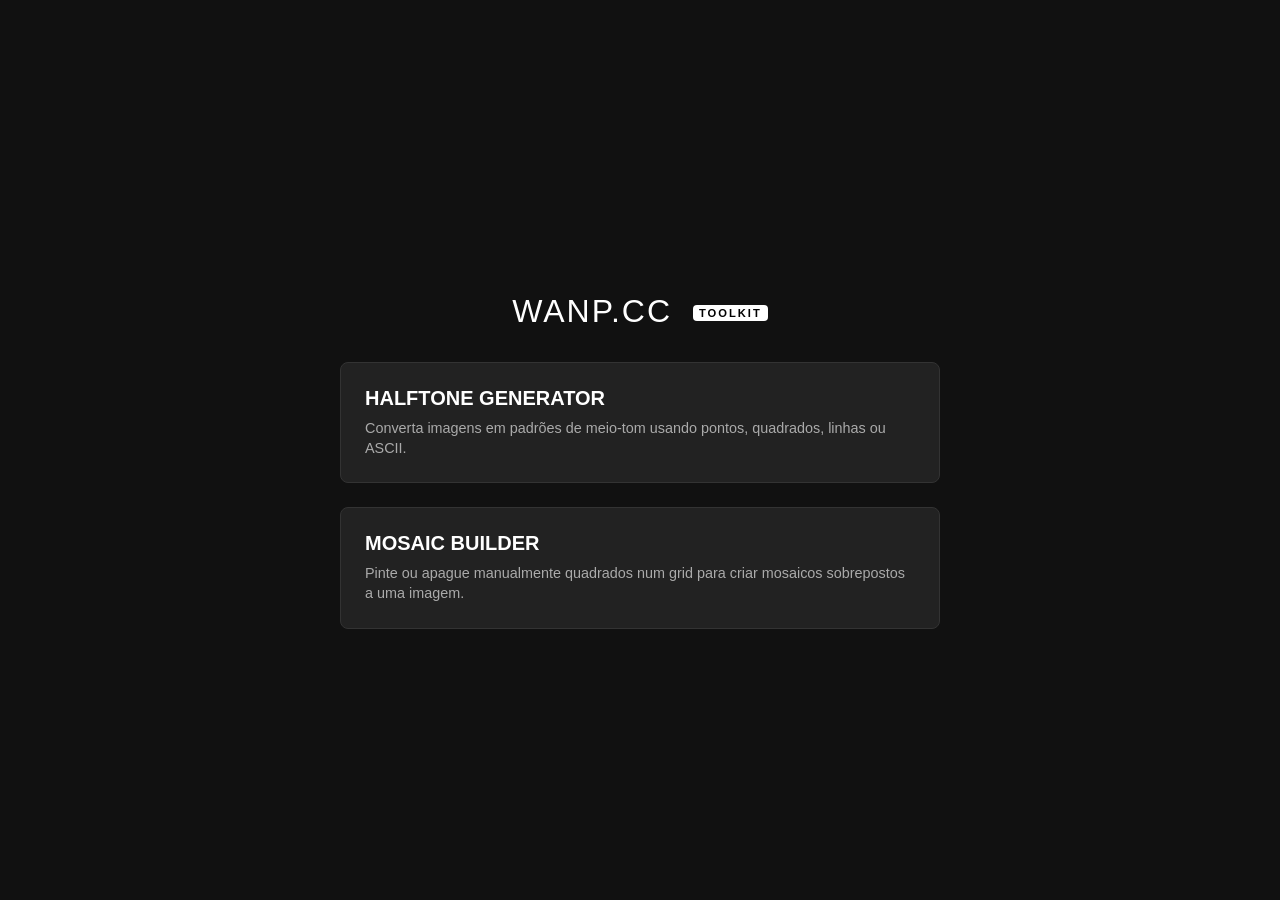
<file: index.html>
<!DOCTYPE html>
<html lang="en">
<head>
    <meta charset="UTF-8">
    <meta name="viewport" content="width=device-width, initial-scale=1.0">
    <title>WANP.CC - TOOLKIT</title>
    <style>
        body {
            font-family: -apple-system, BlinkMacSystemFont, "Segoe UI", Roboto, Helvetica, Arial, sans-serif;
            background-color: #111;
            color: #fff;
            display: flex;
            flex-direction: column;
            align-items: center;
            justify-content: center;
            height: 100vh;
            margin: 0;
        }
        h1 {
            font-weight: 300;
            letter-spacing: 2px;
            margin-bottom: 2rem;
        }
        .tool-grid {
            display: flex;
            flex-direction: column;
            gap: 1.5rem;
            width: 100%;
            max-width: 600px;
            padding: 0 2rem;
        }
        .tool-card {
            background-color: #222;
            border: 1px solid #333;
            border-radius: 8px;
            padding: 1.5rem;
            text-decoration: none;
            color: #fff;
            transition: all 0.2s ease;
            display: flex;
            flex-direction: column;
            gap: 0.5rem;
        }
        .tool-card:hover {
            border-color: #555;
            transform: translateY(-2px);
            background-color: #2a2a2a;
        }
        .tool-title {
            font-size: 1.25rem;
            font-weight: 600;
        }
        .tool-desc {
            font-size: 0.9rem;
            color: #aaa;
            line-height: 1.4;
        }
        .badge {
            background: #fff;
            color: #000;
            padding: 2px 6px;
            font-size: 0.7rem;
            border-radius: 4px;
            font-weight: bold;
            vertical-align: middle;
            margin-left: 10px;
            white-space: nowrap;
        }
    </style>
</head>
<body>
    <h1>WANP.CC <span class="badge">TOOLKIT</span></h1>
    
    <div class="tool-grid">
        <a href="tools/halftone/index.html" class="tool-card">
            <div class="tool-title">HALFTONE GENERATOR</div>
            <div class="tool-desc">Converta imagens em padrões de meio-tom usando pontos, quadrados, linhas ou ASCII.</div>
        </a>
        
        <a href="tools/mosaic-builder/index.html" class="tool-card">
            <div class="tool-title">MOSAIC BUILDER</div>
            <div class="tool-desc">Pinte ou apague manualmente quadrados num grid para criar mosaicos sobrepostos a uma imagem.</div>
        </a>

        <!-- Future tools will be added here -->
    </div>
</body>
</html>
</file>
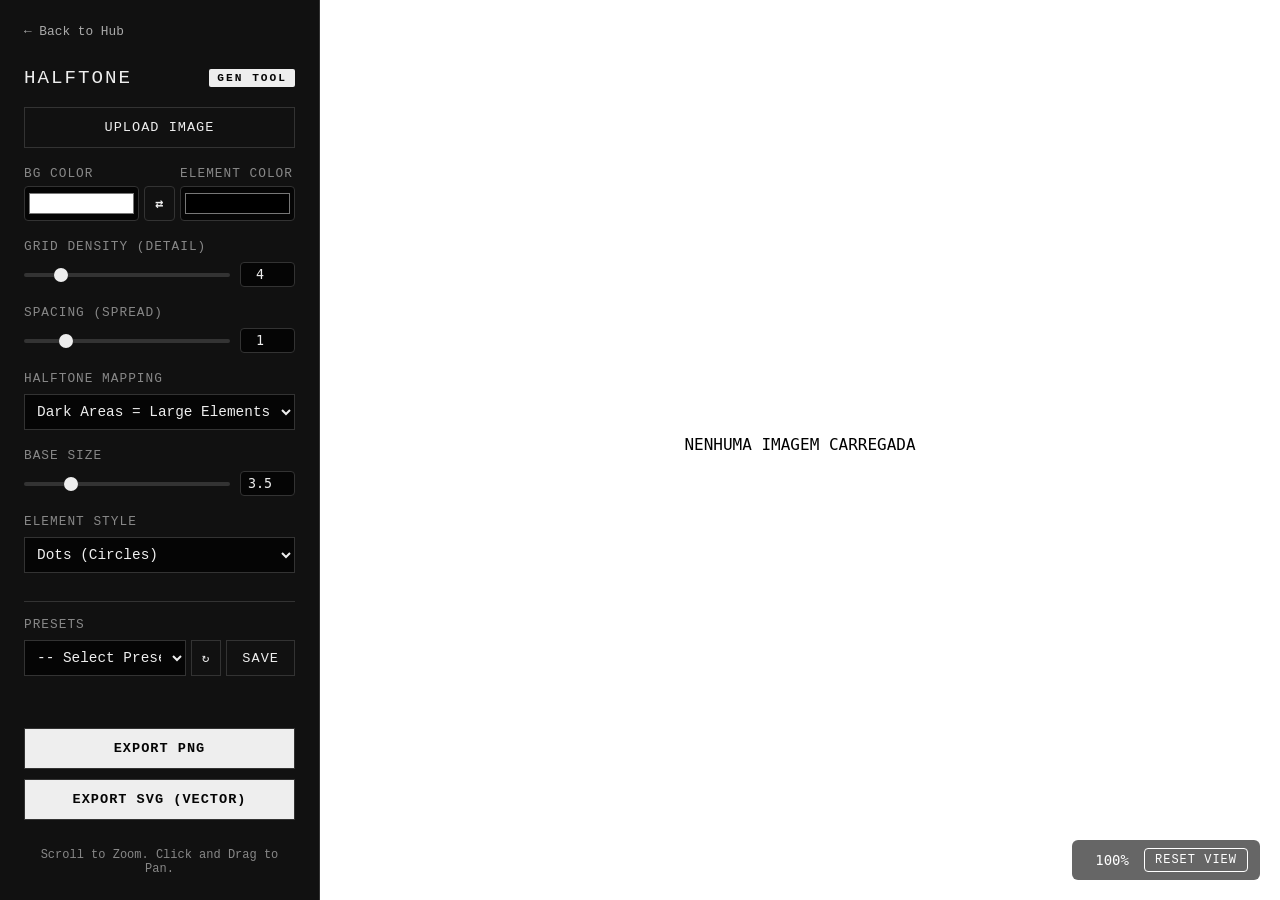
<file: tools/halftone/index.html>
<!DOCTYPE html>
<html lang="en">
<head>
    <meta charset="UTF-8">
    <meta name="viewport" content="width=device-width, initial-scale=1.0">
    <title>WANP.CC - HALFTONE GENERATOR</title>
    <link rel="stylesheet" href="style.css">
</head>
<body>
    <div id="ui-panel">
        <a href="../../index.html" style="color: #aaa; text-decoration: none; font-size: 0.8rem; margin-bottom: 10px; display: inline-block;">&larr; Back to Hub</a>
        <h1 style="margin-top: 0;">HALFTONE <span class="badge">GEN TOOL</span></h1>
        
        <div class="control-group">
            <label for="imageUpload" class="custom-file-upload">
                Upload Image
            </label>
            <input type="file" id="imageUpload" accept="image/*">
        </div>

        <div class="control-group" style="flex-direction: row; gap: 5px; align-items: flex-end;">
            <div style="flex:1;">
                <label for="bgColor" style="margin-bottom: 5px;">BG Color</label>
                <input type="color" id="bgColor" value="#ffffff" style="width:100%; height:35px; cursor:pointer;">
            </div>
            <button id="swapColorsBtn" style="padding: 0 10px; height: 35px; font-weight: bold; width: auto; border-radius: 4px;" title="Swap Colors">⇄</button>
            <div style="flex:1;">
                <label for="fgColor" style="margin-bottom: 5px;">Element Color</label>
                <input type="color" id="fgColor" value="#000000" style="width:100%; height:35px; cursor:pointer;">
            </div>
        </div>

        <div class="control-group">
            <label for="resolution">Grid Density (Detail)</label>
            <div class="slider-group">
                <input type="range" id="resolution" min="1" max="20" value="4" step="0.5">
                <input type="number" id="resolution_num" min="1" max="20" value="4" step="0.5">
            </div>
        </div>

        <div class="control-group">
            <label for="spacing">Spacing (Spread)</label>
            <div class="slider-group">
                <input type="range" id="spacing" min="0.1" max="5" value="1" step="0.1">
                <input type="number" id="spacing_num" min="0.1" max="5" value="1" step="0.1">
            </div>
        </div>

        <div class="control-group">
            <label for="halftoneMode">Halftone Mapping</label>
            <select id="halftoneMode">
                <option value="dark">Dark Areas = Large Elements</option>
                <option value="light">Light Areas = Large Elements</option>
            </select>
        </div>

        <div class="control-group">
            <label for="particleSize">Base Size</label>
            <div class="slider-group">
                <input type="range" id="particleSize" min="0.5" max="15" value="3.5" step="0.1">
                <input type="number" id="particleSize_num" min="0.5" max="15" value="3.5" step="0.1">
            </div>
        </div>

        <div class="control-group">
            <label for="styleMode">Element Style</label>
            <select id="styleMode">
                <option value="dots">Dots (Circles)</option>
                <option value="squares">Squares</option>
                <option value="lines">Vertical Lines</option>
                <option value="ascii">ASCII</option>
            </select>
        </div>

        <div class="control-group" style="margin-top: 10px; padding-top: 15px; border-top: 1px solid var(--border);">
            <label>Presets</label>
            <div style="display: flex; gap: 5px; margin-bottom: 5px;">
                <select id="presetSelect" style="flex: 1; min-width: 0;">
                    <option value="">-- Select Preset --</option>
                </select>
                <button id="resetPresetBtn" style="width: auto; padding: 0 10px; font-size: 0.8rem;" title="Reload selected preset (undo changes)">↻</button>
                <button id="savePresetBtn" style="width: auto; padding: 0 15px;" title="Save current settings">Save</button>
            </div>
            <div id="presetActions" style="display: none; gap: 5px;">
                <button id="renamePresetBtn" style="flex: 1; padding: 5px; font-size: 0.75rem;">Rename</button>
                <button id="deletePresetBtn" style="flex: 1; padding: 5px; font-size: 0.75rem; border-color: #f44336; color: #f44336;">Delete</button>
            </div>
        </div>

        <div class="export-group">
            <button id="exportPngBtn">Export PNG</button>
            <button id="exportSvgBtn">Export SVG (Vector)</button>
        </div>
        
        <p style="font-size: 0.75rem; color: #888; text-align: center; margin-top: 10px;">
            Scroll to Zoom. Click and Drag to Pan.
        </p>
    </div>

    <div id="canvas-container" style="position: relative;">
        <canvas id="canvas1"></canvas>
        <div id="zoomUI" style="position: absolute; bottom: 20px; right: 20px; display: flex; gap: 15px; background: rgba(0,0,0,0.6); padding: 8px 12px; border-radius: 6px; align-items: center; z-index: 20;">
            <span id="zoomLabel" style="color: #fff; font-family: monospace; font-size: 14px; min-width: 45px; text-align: right;">100%</span>
            <button id="resetZoomBtn" style="padding: 4px 10px; font-size: 12px; border: 1px solid #fff; border-radius: 4px; color: #fff; background: transparent; cursor: pointer; text-transform: uppercase;">Reset View</button>
        </div>
    </div>

    <script src="script.js"></script>
</body>
</html>
</file>
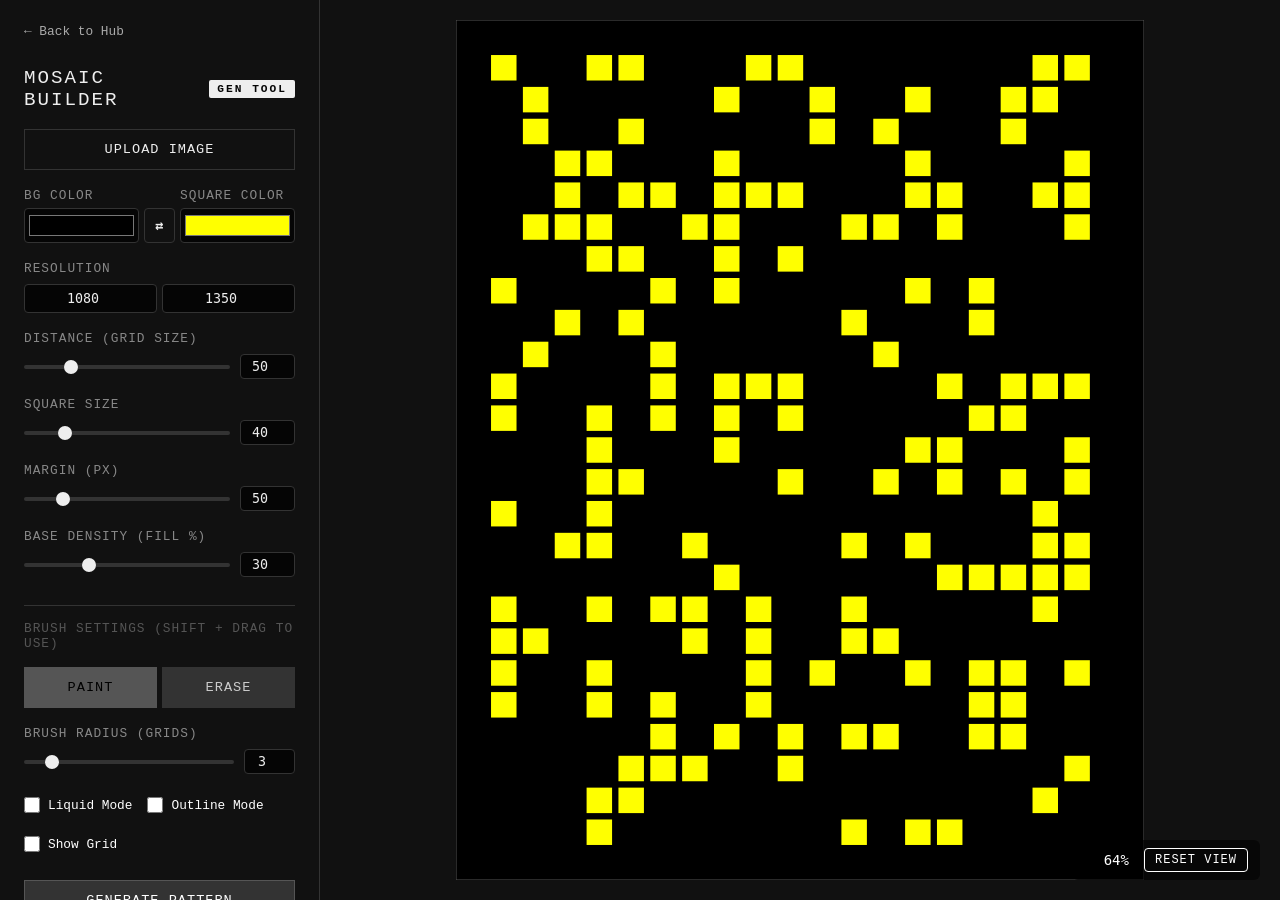
<file: tools/mosaic-builder/index.html>
<!DOCTYPE html>
<html lang="en">
<head>
    <meta charset="UTF-8">
    <meta name="viewport" content="width=device-width, initial-scale=1.0">
    <title>WANP.CC - MOSAIC BUILDER</title>
    <link rel="stylesheet" href="style.css">
</head>
<body>
    <!-- SVG Filter for Liquid Mode -->
    <svg style="visibility: hidden; position: absolute;" width="0" height="0" xmlns="http://www.w3.org/2000/svg" version="1.1">
        <defs>
            <filter id="liquidFilter">
                <feGaussianBlur id="liquidBlur" in="SourceGraphic" stdDeviation="10" result="blur" />
                <feColorMatrix in="blur" mode="matrix" values="0 0 0 0 0  0 0 0 0 0  0 0 0 0 0  0 0 0 18 -7" result="mask" />
                <feFlood id="liquidFlood" flood-color="#ffffff" result="solidColor" />
                <feComposite in="solidColor" in2="mask" operator="in" />
            </filter>
        </defs>
    </svg>

    <div id="ui-panel">
        <a href="../../index.html" style="color: #aaa; text-decoration: none; font-size: 0.8rem; margin-bottom: 10px; display: inline-block;">&larr; Back to Hub</a>
        <h1 style="margin-top: 0;">MOSAIC BUILDER <span class="badge">GEN TOOL</span></h1>
        
        <div class="control-group">
            <label for="imageUpload" class="custom-file-upload">
                Upload Image
            </label>
            <input type="file" id="imageUpload" accept="image/*">
        </div>

        <div class="control-group" style="flex-direction: row; gap: 5px; align-items: flex-end;">
            <div style="flex:1;">
                <label for="bgColor" style="margin-bottom: 5px;">BG Color</label>
                <input type="color" id="bgColor" value="#000000" style="width:100%; height:35px; cursor:pointer;">
            </div>
            <button id="swapColorsBtn" style="padding: 0 10px; height: 35px; font-weight: bold; width: auto; border-radius: 4px;" title="Swap Colors">⇄</button>
            <div style="flex:1;">
                <label for="squareColor" style="margin-bottom: 5px;">Square Color</label>
                <input type="color" id="squareColor" value="#ffff00" style="width:100%; height:35px; cursor:pointer;">
            </div>
        </div>

        <div class="control-group">
            <label>Resolution</label>
            <div style="display: flex; gap: 5px;">
                <input type="number" id="resWidth" value="1080" placeholder="W" style="flex: 1; min-width: 0; padding: 6px; font-family: monospace; background: var(--bg-color); color: var(--text-main); border: 1px solid var(--border); border-radius: 4px; text-align: center;">
                <input type="number" id="resHeight" value="1350" placeholder="H" style="flex: 1; min-width: 0; padding: 6px; font-family: monospace; background: var(--bg-color); color: var(--text-main); border: 1px solid var(--border); border-radius: 4px; text-align: center;">
            </div>
        </div>

        <div class="control-group">
            <label for="gridSize">Distance (Grid Size)</label>
            <div class="slider-group">
                <input type="range" id="gridSize" min="10" max="200" value="50" step="1">
                <input type="number" id="gridSize_num" min="10" max="200" value="50">
            </div>
        </div>

        <div class="control-group">
            <label for="squareSize">Square Size</label>
            <div class="slider-group">
                <input type="range" id="squareSize" min="5" max="200" value="40" step="1">
                <input type="number" id="squareSize_num" min="5" max="200" value="40">
            </div>
        </div>

        <div class="control-group">
            <label for="margin">Margin (px)</label>
            <div class="slider-group">
                <input type="range" id="margin" min="0" max="300" value="50" step="1">
                <input type="number" id="margin_num" min="0" max="300" value="50">
            </div>
        </div>

        <div class="control-group">
            <label for="density">Base Density (Fill %)</label>
            <div class="slider-group">
                <input type="range" id="density" min="0" max="100" value="30" step="1">
                <input type="number" id="density_num" min="0" max="100" value="30">
            </div>
        </div>

        <div class="control-group" style="padding-top: 15px; border-top: 1px solid var(--border); margin-top: 10px;">
            <label style="margin-bottom: 8px; color: var(--accent);">Brush Settings (Shift + Drag to use)</label>
            <div style="display: flex; gap: 5px; margin-bottom: 10px;">
                <button id="brushModePaint" style="flex: 1; background: var(--accent); color: #000; border-color: var(--accent);">Paint</button>
                <button id="brushModeErase" style="flex: 1; background: #333; color: #ccc;">Erase</button>
            </div>
            <label for="brushSize">Brush Radius (Grids)</label>
            <div class="slider-group">
                <input type="range" id="brushSize" min="1" max="20" value="3" step="1">
                <input type="number" id="brushSize_num" min="1" max="20" value="3">
            </div>
        </div>

        <div class="control-group" style="flex-direction: row; gap: 15px; align-items: center; margin-top: 5px;">
            <div style="display: flex; gap: 8px; align-items: center;">
                <input type="checkbox" id="liquidMode" style="cursor: pointer; width: 16px; height: 16px;">
                <label for="liquidMode" style="margin: 0; cursor: pointer; color: #fff; text-transform: none; letter-spacing: 0;">Liquid Mode</label>
            </div>
            <div style="display: flex; gap: 8px; align-items: center;">
                <input type="checkbox" id="outlineMode" style="cursor: pointer; width: 16px; height: 16px;">
                <label for="outlineMode" style="margin: 0; cursor: pointer; color: #fff; text-transform: none; letter-spacing: 0;">Outline Mode</label>
            </div>
        </div>

        <div class="control-group" id="liquidRadiusGroup" style="display: none;">
            <label for="liquidRadius">Liquid Radius</label>
            <div class="slider-group">
                <input type="range" id="liquidRadius" min="1" max="50" value="10">
                <input type="number" id="liquidRadius_num" min="1" max="50" value="10">
            </div>
        </div>

        <div class="control-group" id="lineWidthGroup" style="display: none;">
            <label for="lineWidth">Line Thickness</label>
            <div class="slider-group">
                <input type="range" id="lineWidth" min="1" max="20" value="2" step="0.5">
                <input type="number" id="lineWidth_num" min="1" max="20" value="2" step="0.5">
            </div>
        </div>

        <div class="control-group" style="flex-direction: row; gap: 8px; align-items: center; margin-top: 5px;">
            <input type="checkbox" id="showGrid" style="cursor: pointer; width: 16px; height: 16px;">
            <label for="showGrid" style="margin: 0; cursor: pointer; color: #fff; text-transform: none; letter-spacing: 0;">Show Grid</label>
        </div>

        <div id="gridOptionsGroup" style="display: none; flex-direction: column; gap: 10px; margin-top: 5px; padding-left: 24px; border-left: 2px solid var(--border);">
            <div class="control-group" style="flex-direction: row; gap: 8px; align-items: center;">
                <input type="checkbox" id="exportGrid" style="cursor: pointer; width: 14px; height: 14px;">
                <label for="exportGrid" style="margin: 0; cursor: pointer; color: var(--text-muted); text-transform: none; letter-spacing: 0; font-size: 0.75rem;">Include in Export</label>
            </div>
            <div class="control-group">
                <label for="gridColor" style="margin-bottom: 2px; font-size: 0.7rem;">Grid Color</label>
                <input type="color" id="gridColor" value="#ffffff" style="width:100%; height:25px; cursor:pointer;">
            </div>
            <div class="control-group">
                <label for="gridOpacity" style="font-size: 0.7rem;">Grid Opacity (%)</label>
                <div class="slider-group">
                    <input type="range" id="gridOpacity" min="0" max="100" value="15" step="1">
                    <input type="number" id="gridOpacity_num" min="0" max="100" value="15" style="width: 45px; font-size: 0.75rem; padding: 2px;">
                </div>
            </div>
        </div>

        <div class="control-group" style="margin-top: 10px;">
            <button id="generateBtn" style="background: #333; color: white; border-color: #555;">Generate Pattern</button>
        </div>

        <div class="control-group" style="margin-top: 10px; padding-top: 15px; border-top: 1px solid var(--border);">
            <label>Presets</label>
            <div style="display: flex; gap: 5px; margin-bottom: 5px;">
                <select id="presetSelect" style="flex: 1; min-width: 0;">
                    <option value="">-- Select Preset --</option>
                </select>
                <button id="resetPresetBtn" style="width: auto; padding: 0 10px; font-size: 0.8rem;" title="Reload selected preset (undo changes)">↻</button>
                <button id="savePresetBtn" style="width: auto; padding: 0 15px;" title="Save current settings">Save</button>
            </div>
            <div id="presetActions" style="display: none; gap: 5px;">
                <button id="renamePresetBtn" style="flex: 1; padding: 5px; font-size: 0.75rem;">Rename</button>
                <button id="deletePresetBtn" style="flex: 1; padding: 5px; font-size: 0.75rem; border-color: #f44336; color: #f44336;">Delete</button>
            </div>
        </div>

        <div class="export-group">
            <button id="exportPngBtn">Export PNG</button>
            <button id="exportSvgBtn">Export SVG (Vector)</button>
        </div>
        
        <p style="font-size: 0.75rem; color: #888; text-align: center; margin-top: 10px;">
            Scroll to Zoom. Click and Drag to Pan.
        </p>
    </div>

    <div id="canvas-container" style="position: relative;">
        <canvas id="mainCanvas"></canvas>
        <div id="zoomUI" style="position: absolute; bottom: 20px; right: 20px; display: flex; gap: 15px; background: rgba(0,0,0,0.6); padding: 8px 12px; border-radius: 6px; align-items: center; z-index: 20;">
            <span id="zoomLabel" style="color: #fff; font-family: monospace; font-size: 14px; min-width: 45px; text-align: right;">100%</span>
            <button id="resetZoomBtn" style="padding: 4px 10px; font-size: 12px; border: 1px solid #fff; border-radius: 4px; color: #fff; background: transparent; cursor: pointer; text-transform: uppercase;">Reset View</button>
        </div>
    </div>

    <script src="script.js"></script>
</body>
</html>
</file>
<file: tools/halftone/style.css>
:root {
    --bg-color: #050505;
    --panel-bg: #111111;
    --accent: #555555;
    --accent-hover: #888888;
    --text-main: #eeeeee;
    --text-muted: #888888;
    --border: #333333;
}

* {
    box-sizing: border-box;
    margin: 0;
    padding: 0;
    font-family: 'Courier New', Courier, monospace;
}

body {
    background-color: var(--bg-color);
    color: var(--text-main);
    display: flex;
    height: 100vh;
    overflow: hidden;
}

#ui-panel {
    width: 320px;
    background-color: var(--panel-bg);
    border-right: 1px solid var(--border);
    padding: 24px;
    display: flex;
    flex-direction: column;
    gap: 18px;
    z-index: 10;
    overflow-y: auto;
}

h1 {
    font-size: 1.2rem;
    font-weight: normal;
    letter-spacing: 2px;
    display: flex;
    align-items: center;
    justify-content: space-between;
}

.badge {
    font-size: 0.7rem;
    background: var(--text-main);
    color: var(--bg-color);
    padding: 3px 8px;
    border-radius: 2px;
    font-weight: bold;
    white-space: nowrap;
}

.control-group {
    display: flex;
    flex-direction: column;
    gap: 8px;
}

label {
    font-size: 0.8rem;
    color: var(--text-muted);
    text-transform: uppercase;
    letter-spacing: 1px;
    display: block;
}

input[type="range"] {
    -webkit-appearance: none;
    width: 100%;
    background: transparent;
}

input[type="range"]::-webkit-slider-thumb {
    -webkit-appearance: none;
    height: 14px;
    width: 14px;
    border-radius: 50%;
    background: var(--text-main);
    cursor: pointer;
    margin-top: -5px;
}

input[type="range"]::-webkit-slider-runnable-track {
    width: 100%;
    height: 4px;
    cursor: pointer;
    background: var(--border);
    border-radius: 2px;
}

.slider-group {
    display: flex;
    align-items: center;
    gap: 10px;
}

.slider-group input[type="range"] {
    flex-grow: 1;
}

.slider-group input[type="number"] {
    width: 55px;
    background: var(--bg-color);
    color: var(--text-main);
    border: 1px solid var(--border);
    padding: 4px;
    border-radius: 4px;
    font-family: monospace;
    text-align: center;
}

select {
    background: var(--bg-color);
    color: var(--text-main);
    border: 1px solid var(--border);
    padding: 8px;
    outline: none;
    cursor: pointer;
    font-size: 0.9rem;
}

input[type="file"] {
    display: none;
}

input[type="color"] {
    border: 1px solid var(--border);
    border-radius: 4px;
    padding: 2px;
    background: var(--bg-color);
}

.export-group {
    margin-top: auto;
    display: flex;
    flex-direction: column;
    gap: 10px;
}

button, .custom-file-upload {
    border: 1px solid var(--border);
    display: block;
    width: 100%;
    padding: 12px 15px;
    cursor: pointer;
    text-align: center;
    background: transparent;
    color: var(--text-main);
    text-transform: uppercase;
    font-size: 0.85rem;
    letter-spacing: 1px;
    transition: all 0.2s;
}

button:hover, .custom-file-upload:hover {
    background: var(--accent);
    color: var(--bg-color);
    border-color: var(--text-main);
}

#exportPngBtn, #exportSvgBtn {
    background: var(--text-main);
    color: var(--bg-color);
    font-weight: bold;
}

#exportPngBtn:hover, #exportSvgBtn:hover {
    background: white;
}

.record-btn {
    border-color: #f44336;
    color: #f44336;
}

.record-btn:hover {
    background: #f44336;
    color: white;
}

.record-btn.recording {
    background-color: #d32f2f !important;
    color: white !important;
    border-color: #b71c1c !important;
    animation: blink 1s infinite;
}

@keyframes blink {
    0%, 100% { opacity: 1; }
    50% { opacity: 0.7; }
}

#canvas-container {
    flex-grow: 1;
    display: flex;
    justify-content: center;
    align-items: center;
    position: relative;
    overflow: hidden;
    /* Removed gradient for flat background managed by JS */
    background: #ffffff; 
}

canvas {
    position: absolute;
    top: 0;
    left: 0;
    width: 100%;
    height: 100%;
    cursor: grab;
}

canvas:active {
    cursor: grabbing;
}
</file>
<file: tools/mosaic-builder/style.css>
:root {
    --bg-color: #050505;
    --panel-bg: #111111;
    --accent: #555555;
    --accent-hover: #888888;
    --text-main: #eeeeee;
    --text-muted: #888888;
    --border: #333333;
}

* {
    box-sizing: border-box;
    margin: 0;
    padding: 0;
    font-family: 'Courier New', Courier, monospace;
}

body {
    background-color: var(--bg-color);
    color: var(--text-main);
    display: flex;
    height: 100vh;
    overflow: hidden;
}

#ui-panel {
    width: 320px;
    background-color: var(--panel-bg);
    border-right: 1px solid var(--border);
    padding: 24px;
    display: flex;
    flex-direction: column;
    gap: 18px;
    z-index: 10;
    overflow-y: auto;
}

h1 {
    font-size: 1.2rem;
    font-weight: normal;
    letter-spacing: 2px;
    display: flex;
    align-items: center;
    justify-content: space-between;
}

.badge {
    font-size: 0.7rem;
    background: var(--text-main);
    color: var(--bg-color);
    padding: 3px 8px;
    border-radius: 2px;
    font-weight: bold;
    white-space: nowrap;
}

.control-group {
    display: flex;
    flex-direction: column;
    gap: 8px;
}

label {
    font-size: 0.8rem;
    color: var(--text-muted);
    text-transform: uppercase;
    letter-spacing: 1px;
    display: block;
}

input[type="range"] {
    -webkit-appearance: none;
    width: 100%;
    background: transparent;
}

input[type="range"]::-webkit-slider-thumb {
    -webkit-appearance: none;
    height: 14px;
    width: 14px;
    border-radius: 50%;
    background: var(--text-main);
    cursor: pointer;
    margin-top: -5px;
}

input[type="range"]::-webkit-slider-runnable-track {
    width: 100%;
    height: 4px;
    cursor: pointer;
    background: var(--border);
    border-radius: 2px;
}

.slider-group {
    display: flex;
    align-items: center;
    gap: 10px;
}

.slider-group input[type="range"] {
    flex-grow: 1;
}

.slider-group input[type="number"] {
    width: 55px;
    background: var(--bg-color);
    color: var(--text-main);
    border: 1px solid var(--border);
    padding: 4px;
    border-radius: 4px;
    font-family: monospace;
    text-align: center;
}

select {
    background: var(--bg-color);
    color: var(--text-main);
    border: 1px solid var(--border);
    padding: 8px;
    outline: none;
    cursor: pointer;
    font-size: 0.9rem;
}

input[type="file"] {
    display: none;
}

input[type="color"] {
    border: 1px solid var(--border);
    border-radius: 4px;
    padding: 2px;
    background: var(--bg-color);
}

.export-group {
    margin-top: auto;
    display: flex;
    flex-direction: column;
    gap: 10px;
}

button, .custom-file-upload {
    border: 1px solid var(--border);
    display: block;
    width: 100%;
    padding: 12px 15px;
    cursor: pointer;
    text-align: center;
    background: transparent;
    color: var(--text-main);
    text-transform: uppercase;
    font-size: 0.85rem;
    letter-spacing: 1px;
    transition: all 0.2s;
}

button:hover, .custom-file-upload:hover {
    background: var(--accent);
    color: var(--bg-color);
    border-color: var(--text-main);
}

#exportPngBtn, #exportSvgBtn {
    background: var(--text-main);
    color: var(--bg-color);
    font-weight: bold;
}

#exportPngBtn:hover, #exportSvgBtn:hover {
    background: white;
}

.record-btn {
    border-color: #f44336;
    color: #f44336;
}

.record-btn:hover {
    background: #f44336;
    color: white;
}

.record-btn.recording {
    background-color: #d32f2f !important;
    color: white !important;
    border-color: #b71c1c !important;
    animation: blink 1s infinite;
}

@keyframes blink {
    0%, 100% { opacity: 1; }
    50% { opacity: 0.7; }
}

#canvas-container {
    flex-grow: 1;
    display: flex;
    justify-content: center;
    align-items: center;
    position: relative;
    overflow: hidden;
    /* Removed gradient for flat background managed by JS */
    background: #ffffff; 
}

canvas {
    position: absolute;
    top: 0;
    left: 0;
    width: 100%;
    height: 100%;
    cursor: grab;
}

canvas:active {
    cursor: grabbing;
}
</file>
